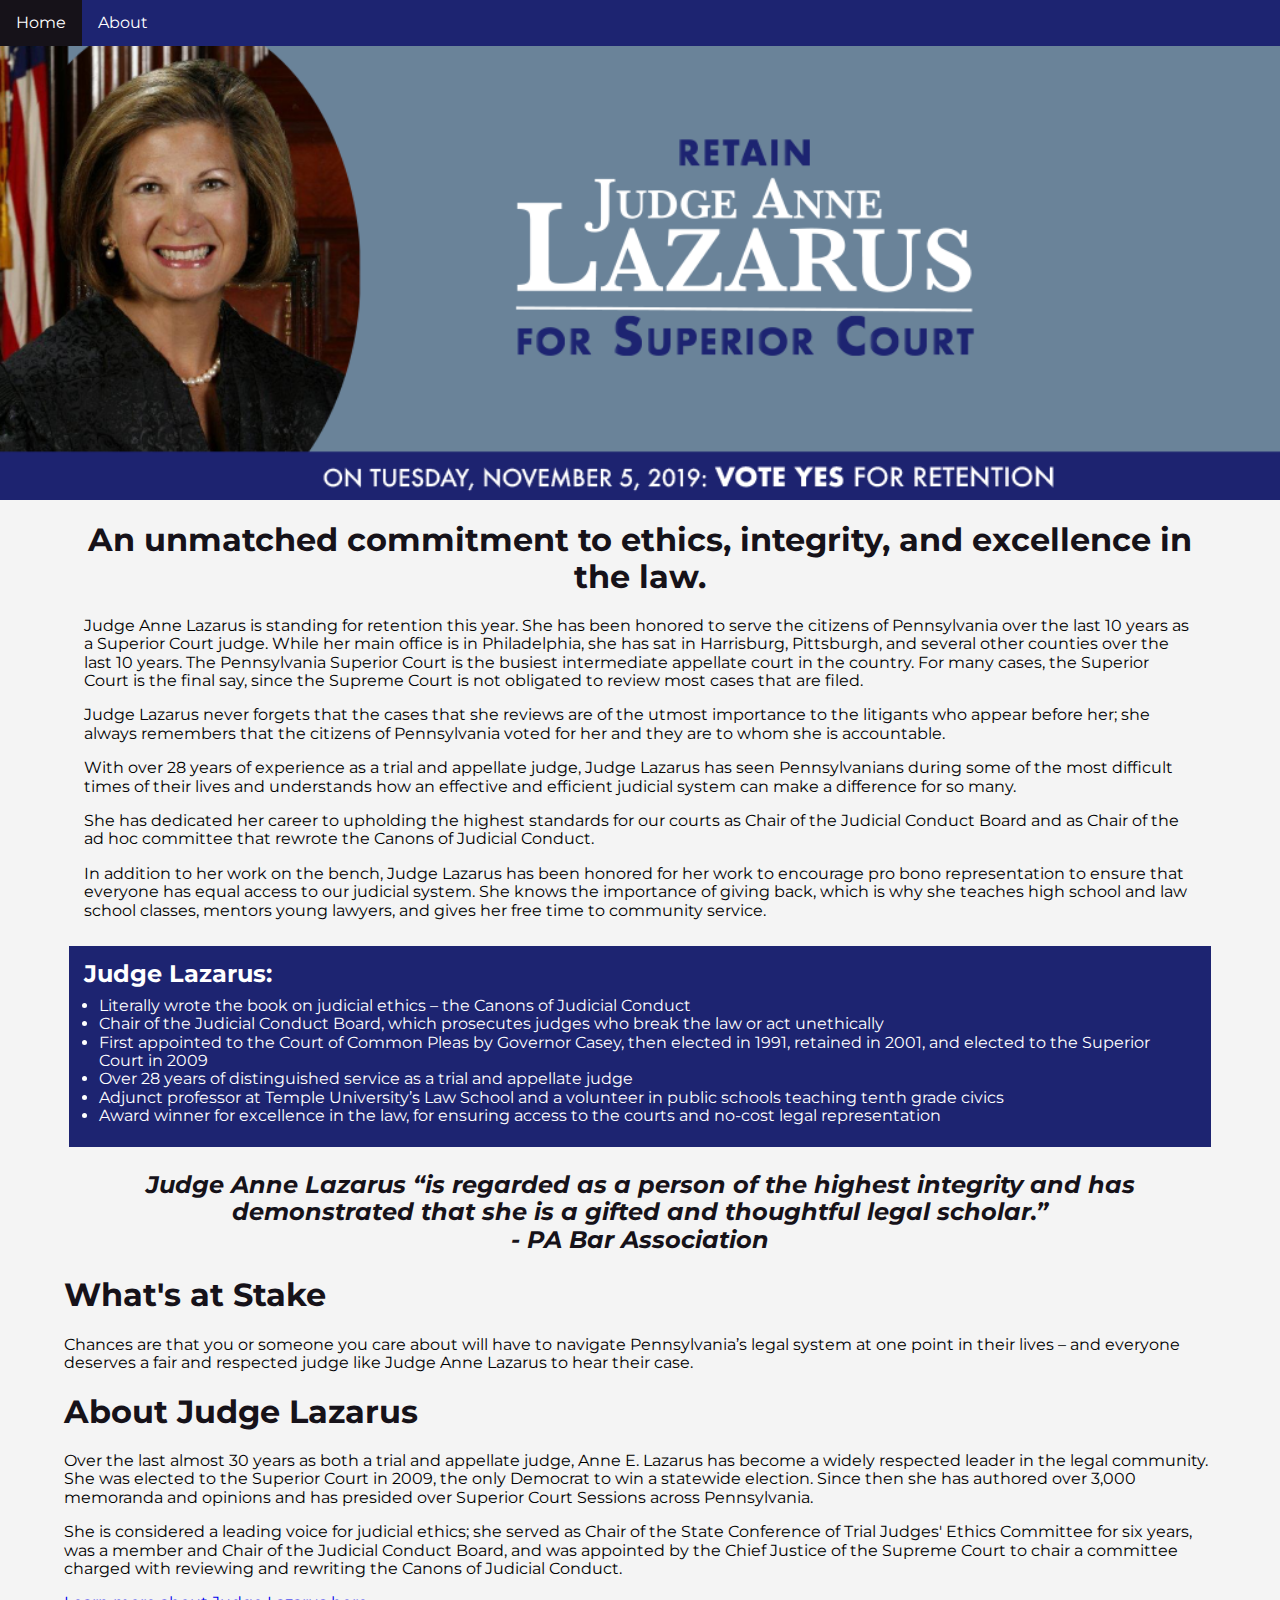
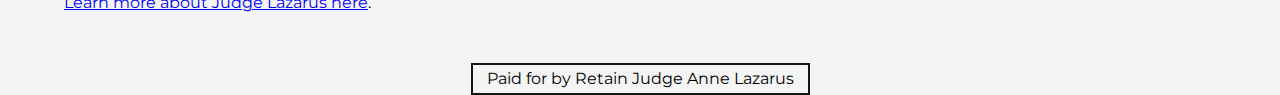
<file: index.html>
<!DOCTYPE html>
<html lang="en">

<head>
  <!-- Meta -->
  <meta name="description" content="Vote to retian Judge Anne Lazarus">

  <!--Character encoding-->
  <meta charset="utf-8">

  <!--Responsive viewport-->
  <meta name="viewport" content="width=device-width, initial-scale=1">

  <!--  Styles  -->
  <link rel="stylesheet" type="text/css" href="normalize.css">

  <link href="https://fonts.googleapis.com/css?family=Montserrat&display=swap" rel="stylesheet">

  <link rel="stylesheet" href="https://cdnjs.cloudflare.com/ajax/libs/font-awesome/4.7.0/css/font-awesome.min.css">

  <link rel="stylesheet" type="text/css" href="stylesheet.css">

  <!-- Javascript
  <script src="main.js"></script>
 -->
  <!-- Title -->
  <title>Judge Anne Lazarus</title>
  <link rel="icon" type="image/png" href="baseline_gavel_black_18dp.png">

</head>

<body>
  <header>

    <!-- Navbar -->
    <nav class="navbar" id="myNavbar">
      <a href="#about">Home</a>
      <!-- Formerly 'Judge Lazarus' -->
      <!--   <a href="#stakes">What's at Stake</a>  -->
      <!--   <a href="#endorsements">Endorsements</a> -->
      <a href="#gettoknow">About</a>
      <a href="javascript:void(0);" class="icon" onclick="myFunction()">
    <i class="fa fa-bars"> </i> </a>
    </nav>
    <!-- JS for navbar collapse -->
    <script>
      function myFunction() {
        var x = document.getElementById("myNavbar");
        if (x.className === "navbar") {
          x.className += " responsive";
        } else {
          x.className = "navbar";
        }
      }
    </script>

    <!-- Banner Image -->
    <img class="mainbanner" src="/Lazarus_SiteHeader_v4.png" alt="Judge Anne Lazarus Banner" />

  </header>

  <main>
    <!--About Judge Lazarus -->
    <article id="about">
      <header>
        <h1 class="maintitle">An unmatched commitment to ethics, integrity, and excellence in the law.</h1>
      </header>
      <div class="flex-container">
        <section class="judgemain" itemscope itemtype="http://schema.org/Person">
          <p><span itemprop="name">Judge Anne Lazarus</span> is standing for retention this year. She has been honored to serve the citizens of Pennsylvania over the last 10 years as a <span itemprop="jobTitle">Superior Court judge</span>. While her main office is in Philadelphia, she has sat in Harrisburg, Pittsburgh,
            and several other counties over the last 10 years. <span itemprop="affiliation">The Pennsylvania Superior Court</span> is the busiest intermediate appellate court in the country. For many cases, the Superior Court is the final say, since the Supreme Court is not obligated to
            review most cases that are filed.</p>

          <p>Judge Lazarus never forgets that the cases that she reviews are of the utmost importance to the litigants who appear before her; she always remembers that the citizens of Pennsylvania voted for her and they are to whom she is accountable.</p>

          <p>With over 28 years of experience as a trial and appellate judge, Judge Lazarus has seen Pennsylvanians during some of the most difficult times of their lives and understands how an effective and efficient judicial
            system can make a difference for so many.</p>

          <p>She has dedicated her career to upholding the highest standards for our courts as Chair of the Judicial Conduct Board and as Chair of the ad hoc committee that rewrote the Canons of Judicial Conduct. </p>

          <p>In addition to her work on the bench, Judge Lazarus has been honored for her work to encourage pro bono representation to ensure that everyone has equal access to our judicial system. She knows the importance of giving back, which is why she
            teaches high school and law school classes, mentors young lawyers, and gives her free time to community service. </p>
        </section>

        <aside class="asideinfo" itemscope itemtype="http://schema.org/VoteAction">
          <header>
            <h2 itemprop="candidate">Judge Lazarus:</h2>
          </header>
          <ul>
            <li>Literally wrote the book on judicial ethics – the Canons of Judicial Conduct</li>
            <li>Chair of the Judicial Conduct Board, which prosecutes judges who break the law or act unethically</li>
            <li>First appointed to the Court of Common Pleas by Governor Casey, then elected in 1991, retained in 2001, and elected to the Superior Court in 2009</li>
            <li>Over 28 years of distinguished service as a trial and appellate judge</li>
            <li>Adjunct professor at Temple University’s Law School and a volunteer in public schools teaching tenth grade civics</li>
            <li>Award winner for excellence in the law, for ensuring access to the courts and no-cost legal representation</li>
          </ul>
        </aside>
      </div>
    </article>
    <!-- Box quote -->
    <blockquote>Judge Anne Lazarus “is regarded as a person of the highest integrity and has demonstrated that she is a gifted and thoughtful legal scholar.”<br>- PA Bar Association</blockquote>

    <!-- What's at stake -->
    <section id="stakes">
      <header>
        <h1> What's at Stake</h1>
      </header>

      <p>Chances are that you or someone you care about will have to navigate Pennsylvania’s legal system at one point in their lives – and everyone deserves a fair and respected judge like Judge Anne Lazarus to hear their case. </p>

    </section>

    <!-- Judge Lazarus History -->
    <section id="gettoknow">
      <header>
        <h1> About Judge Lazarus </h1>
      </header>
      <p>Over the last almost 30 years as both a trial and appellate judge, Anne E. Lazarus has become a widely respected leader in the legal community. She was elected to the Superior Court in 2009, the only Democrat to win a statewide election. Since then
        she has authored over 3,000 memoranda and opinions and has presided over Superior Court Sessions across Pennsylvania.</p>

      <p>She is considered a leading voice for judicial ethics; she served as Chair of the State Conference of Trial Judges' Ethics Committee for six years, was a member and Chair of the Judicial Conduct Board, and was appointed by the Chief Justice of the
        Supreme Court to chair a committee charged with reviewing and rewriting the Canons of Judicial Conduct.</p>

      <p><a href="/about.html" target="_blank">Learn more about Judge Lazarus here</a>.</p>
    </section>
  </main>
  <footer>
    <!-- Paid for by -->
    <p class="pfb">Paid for by Retain Judge Anne Lazarus</p>
    <!-- Links to social 

    <a href="https://www.facebook.com/JudgeAnneLazarusForSuperiorCourt/?modal=admin_todo_tour" class="fa fa-facebook" target="_blank"></a>
    <a href="https://twitter.com/judge_lazarus" class="fa fa-twitter" target="_blank"></a>     -->
  </footer>

</body>

</html>
</file>
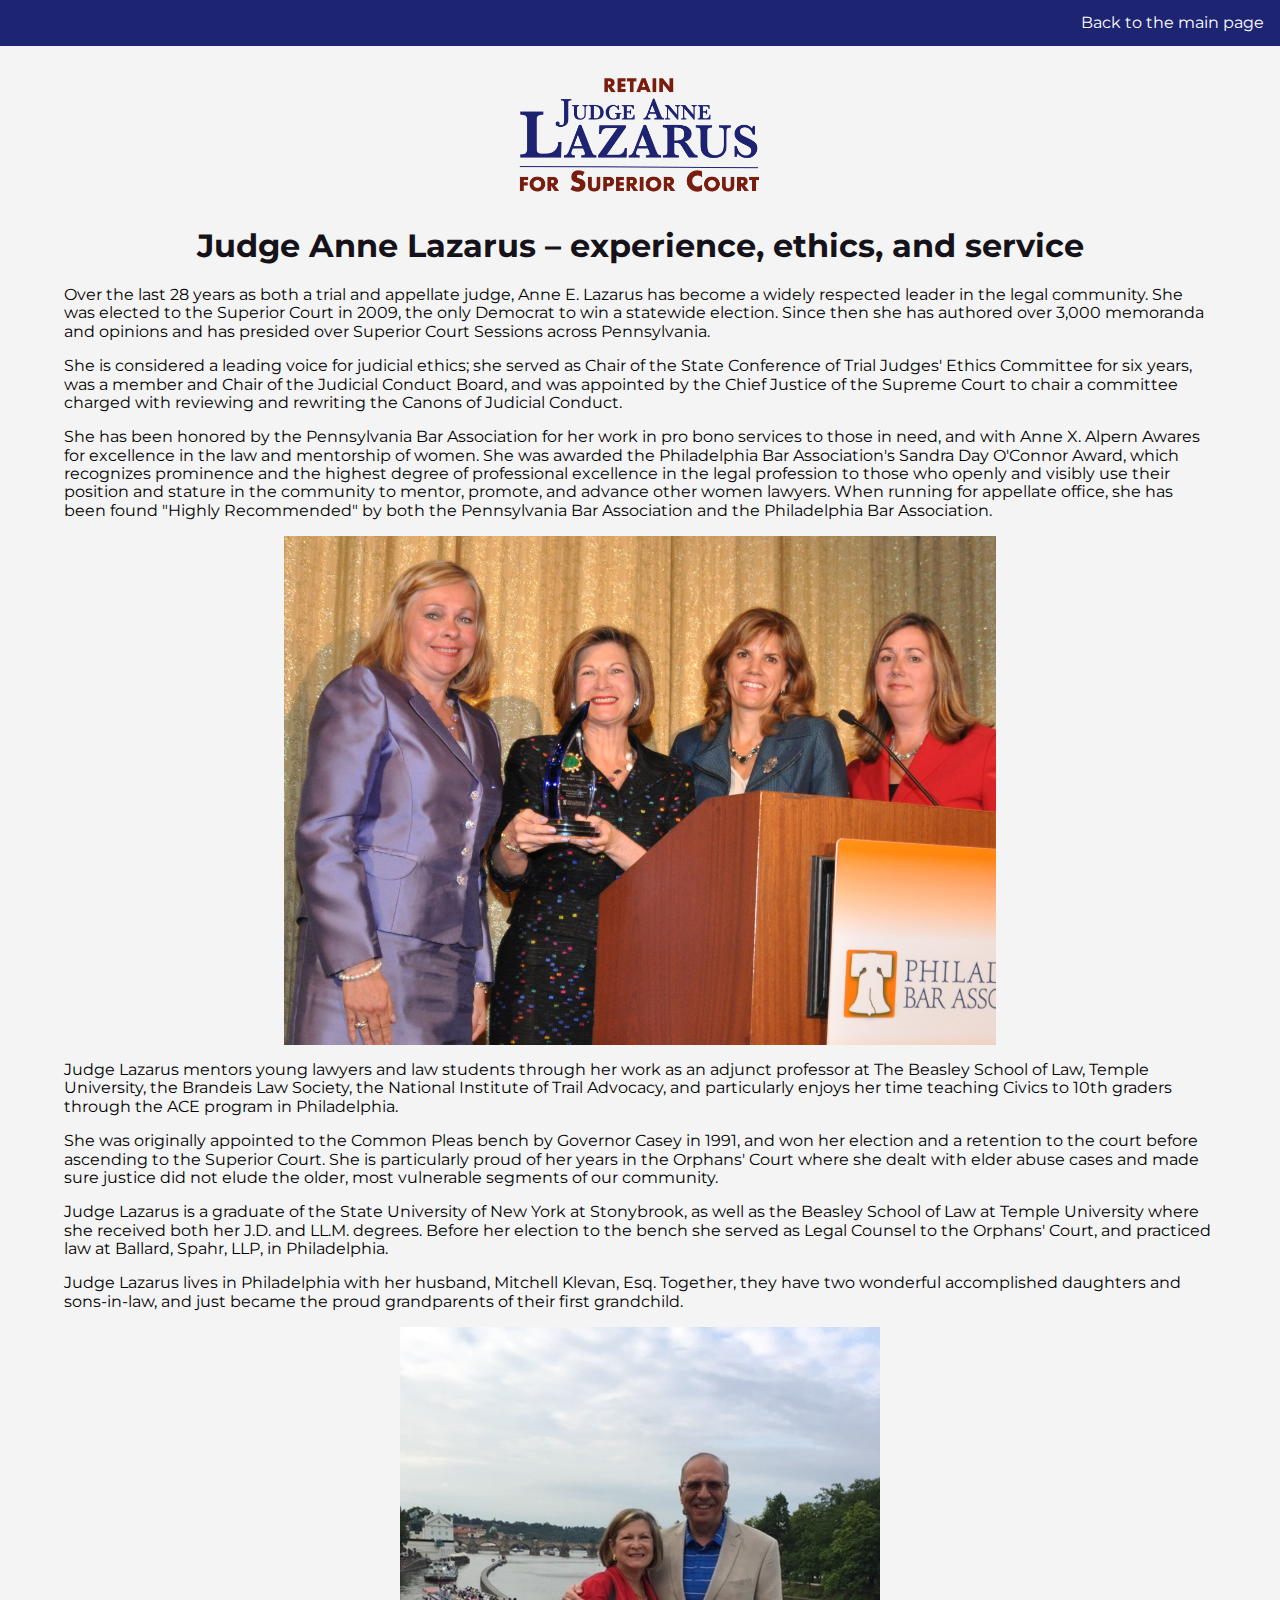
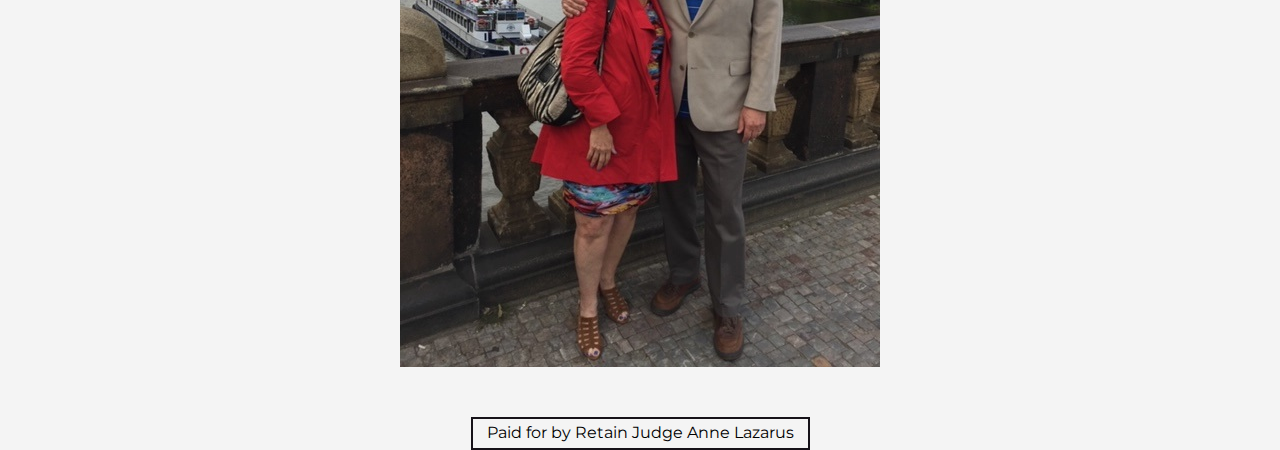
<file: about.html>
<!DOCTYPE html>
<html lang="en">

<head>
  <!-- Meta -->
  <meta name="description" content="Vote to retian Judge Anne Lazarus">

  <!--Character encoding-->
  <meta charset="utf-8">

  <!--Responsive viewport-->
  <meta name="viewport" content="width=device-width, initial-scale=1">

  <!--  Styles  -->
  <link rel="stylesheet" type="text/css" href="normalize.css">

  <link href="https://fonts.googleapis.com/css?family=Montserrat&display=swap" rel="stylesheet">

  <link rel="stylesheet" href="https://cdnjs.cloudflare.com/ajax/libs/font-awesome/4.7.0/css/font-awesome.min.css">

  <link rel="stylesheet" type="text/css" href="stylesheet.css">

  <!-- Title -->
  <title>About Judge Anne Lazarus</title>
  <link rel="icon" type="image/png" href="baseline_gavel_black_18dp.png">

</head>

<header>

  <!-- Navbar -->
  <nav>
    <ul class="navbar">
      <li class="right"><a href="/index.html">Back to the main page</a>
    </ul>
  </nav>

  <!-- Banner Image -->
  <img class="aboutlogo" src="/LazarusAboutLogo.png" alt="Retain Judge Anne Lazarus Logo" width="486" height="272" />

</header>

<body>
  <main>
    <header>
      <h1 class="maintitle">Judge Anne Lazarus – experience, ethics, and service</h1>
    </header>
    <p>Over the last 28 years as both a trial and appellate judge, Anne E. Lazarus has become a widely respected leader in the legal community. She was elected to the Superior Court in 2009, the only Democrat to win a statewide election. Since then
      she has authored over 3,000 memoranda and opinions and has presided over Superior Court Sessions across Pennsylvania.</p>

    <p>She is considered a leading voice for judicial ethics; she served as Chair of the State Conference of Trial Judges' Ethics Committee for six years, was a member and Chair of the Judicial Conduct Board, and was appointed by the Chief Justice of the
      Supreme Court to chair a committee charged with reviewing and rewriting the Canons of Judicial Conduct.</p>

    <p>She has been honored by the Pennsylvania Bar Association for her work in pro bono services to those in need, and with Anne X. Alpern Awares for excellence in the law and mentorship of women. She was awarded the Philadelphia Bar Association's Sandra
      Day O'Connor Award, which recognizes prominence and the highest degree of professional excellence in the legal profession to those who openly and visibly use their position and stature in the community to mentor, promote, and advance other women
      lawyers. When running for appellate office, she has been found "Highly Recommended" by both the Pennsylvania Bar Association and the Philadelphia Bar Association.</p>

    <img class="aboutpics" src="Judge_Lazarus_Award.jpg" alt="Judge Lazarus receiving award" width="712px" height="509px" />

    <p>Judge Lazarus mentors young lawyers and law students through her work as an adjunct professor at The Beasley School of Law, Temple University, the Brandeis Law Society, the National Institute of Trail Advocacy, and particularly enjoys her time teaching
      Civics to 10th graders through the ACE program in Philadelphia.</p>

    <p>She was originally appointed to the Common Pleas bench by Governor Casey in 1991, and won her election and a retention to the court before ascending to the Superior Court. She is particularly proud of her years in the Orphans' Court where she dealt
      with elder abuse cases and made sure justice did not elude the older, most vulnerable segments of our community.</p>

    <p>Judge Lazarus is a graduate of the State University of New York at Stonybrook, as well as the Beasley School of Law at Temple University where she received both her J.D. and LL.M. degrees. Before her election to the bench she served as Legal Counsel
      to the Orphans' Court, and practiced law at Ballard, Spahr, LLP, in Philadelphia.</p>

    <p>Judge Lazarus lives in Philadelphia with her husband, Mitchell Klevan, Esq. Together, they have two wonderful accomplished daughters and sons-in-law, and just became the proud grandparents of their first grandchild.</p>

    <img class="aboutpics" src="judge_husband.jpg" alt="The Judge and her husband" width="480px" height="640px" />

  </main>
</body>
<footer>
  <!-- Paid for by -->
  <p class="pfb">Paid for by Retain Judge Anne Lazarus</p>
  <!-- Links to social 

  <a href="https://www.facebook.com/JudgeAnneLazarusForSuperiorCourt/?modal=admin_todo_tour" class="fa fa-facebook" target="_blank"></a>
  <a href="https://twitter.com/judge_lazarus" class="fa fa-twitter" target="_blank"></a>   -->
</footer>

</html>
</file>
<file: stylesheet.css>
body,
html {
  height: 100%;
}

body {
  background-color: #f4f4f4;
  box-sizing: border-box;
  padding: 0;
  margin: 0;
}

main {
  width: 90%;
  margin-left: auto;
  margin-right: auto;
}

footer {
  text-align: center;
  margin: 20px;
}

h1,
h2,
h3 {
  font-family: "Montserrat", sans-serif;
  color: #161219;
  display: block;
}

p,
a,
li {
  font-family: "Montserrat", sans-serif;
  font-size: medium;
}
/*p {
  font-family: "Libre Baskerville", serif;
} */

blockquote {
  font-family: "Montserrat", sans-serif;
  color: #161219;
  font-size: x-large;
  font-style: italic;
  font-weight: bold;
  text-align: center;
}

.mainbanner {
  display: block;
  margin-left: auto;
  margin-right: auto;
  margin-bottom: 20px;
  width: 100%;
  height: auto;
  /* max-width: 1462px; */
}

.maintitle {
  text-align: center;
}

.aboutlogo {
  max-width: 250px;
  height: auto;
  display: block;
  margin: 20px auto;
}

.aboutpics {
  max-width: 80%;
  height: auto;
  display: block;
  margin-left: auto;
  margin-right: auto
}

/* Customer canceled flex - Flex Box Formating */
.flex-container {
  display: block;
  flex-wrap: wrap;
  align-items: flex-start;
  flex-direction: row;
  justify-content: flex-start;
}

ul {
  padding-left: 15px;
}

.judgemain {
  /* width: 60%; 
  min-width: 300px; */
  /* flex: 1 1 450px; */
  margin: 5px 5px 5px 5px;
  padding: 0px 15px 5px 15px;
}
aside h2 {
  color: white;
  line-height: 0.25;
}

.asideinfo {
  /* width: 30%; 
  min-width: 300px; */
  /* flex: 1 1 450px; */
  color: white;
  background-color: #1d2471;
  margin: 5px 5px;
  padding: 5px 15px;
  text-align: left;
  font-size: medium;
}

/* NAVBAR STYLE */
.navbar {
  list-style-type: none;
  margin: 0;
  padding: 0;
  overflow: hidden;
  background-color: #1d2471;
}

.navbar a {
  font-family: "Montserrat", sans-serif;
  font-size: medium;
  display: block;
  color: white;
  float: left;
  text-align: center;
  padding: 14px 16px;
  text-decoration: none;
}

.navbar a:hover:not(.active) {
  background-color: #161219;
}

.navbar .right {
  float: right;
}

/* Navbar Collapse  */
.navbar .icon {
  display: none;
}

@media screen and (max-width: 600px) {
  .navbar a:not(:first-child) {
    display: none;
  }
  .navbar a.icon {
    float: right;
    display: block;
  }
}

@media screen and (max-width: 600px) {
  .navbar.responsive {
    position: relative;
  }
  .navbar.responsive .icon {
    position: absolute;
    right: 0;
    top: 0;
  }
  .navbar.responsive a {
    float: none;
    display: block;
    text-align: left;
  }
}

/* @media screen and (max-width: 600px) {
  ul.navbar li.right,
  ul.navbar li {
    float: none;
  }
} */

/* Style social font awesome icons */
footer .fa {
  padding: 20px;
  margin: 10px;
  font-size: 30px;
  width: 30px;
  text-align: center;
  text-decoration: none;
}

.pfb {
  max-width: 325px;
  margin: 50px auto;
  padding: 5px;
  border: 2px solid #161219;
}

/* Add a hover effect if you want */
.fa:hover {
  opacity: 0.7;
}

/* Set a specific color for each brand */

/* Facebook */
.fa-facebook {
  background: #3b5998;
  color: white;
}

/* Twitter */
.fa-twitter {
  background: #55acee;
  color: white;
}
</file>
